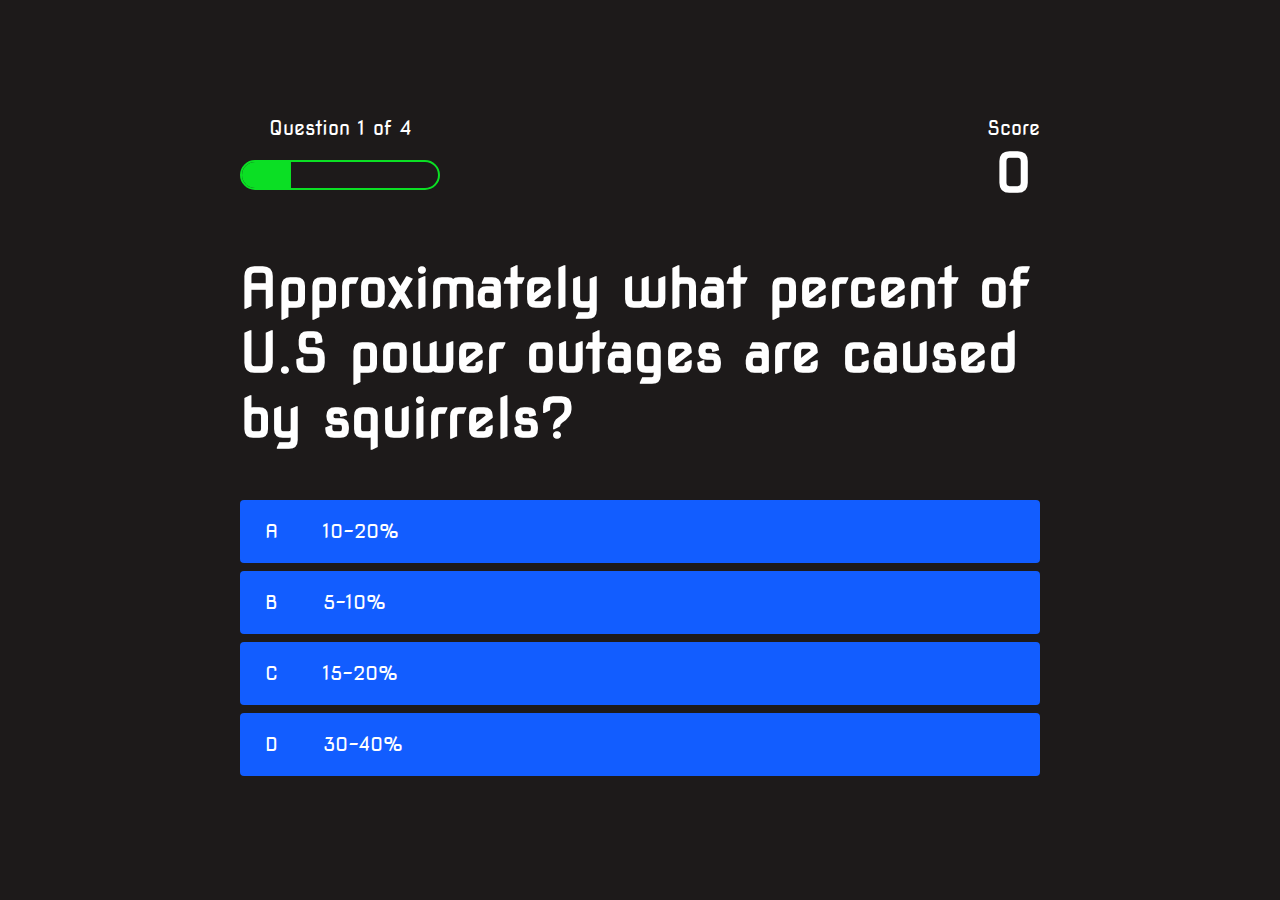
<file: game.html>
<!DOCTYPE html>
<html>
<head>
	<title>Quiz Page</title>
	<link rel="stylesheet" type="text/css" href="quiz_app.css">

	<link rel="stylesheet" type="text/css" href="game.css">
</head>
<body>

		<div class="container">
			<div id="game" class="justify-center flex-column">
				<div id="hud">
					<div class="hud-item">
						<p id="progressText" class="hud-prefix"> Question</p>
						<div id="progressBar">
							<div id="progressBarFull"></div>
						</div>
					</div>
					<div class="hud-item">
						<p class="hud-prefix">
							Score
						</p>
						<h1 class="hud-main-text" id="score">
							0
						</h1>

					</div>
				</div>
				<h1 id="question">What is the answer to this question</h1>
				<div class="choice-container">
					<p class="choice-prefix">A</p>
					<p class="choice-text" data-number="1">Choice 1</p>
				</div>
				<div class="choice-container">
					<p class="choice-prefix">B</p>
					<p class="choice-text" data-number="2">Choice 2</p>
				</div>
				<div class="choice-container">
					<p class="choice-prefix">C</p>
					<p class="choice-text" data-number="3">Choice 3</p>
				</div>
				<div class="choice-container">
					<p class="choice-prefix">D</p>
					<p class="choice-text" data-number="4">Choice 4</p>
				</div>
			</div>
		</div>

			<script type="text/javascript" src="game.js"></script>
</body>
</html>
</file>
<file: quiz_app.css>
@import url('https://fonts.googleapis.com/css2?family=Blaka&family=Nova+Square&display=swap');


:root {
	background-color: rgb(29,26,26);
}

*{
	box-sizing: border-box;
	margin:0;
	padding: 0; 
	font-size: 62.5% ;
	font-family: 'Nova Square', cursive ;
}

h1 {
	font-size: 5.4rem ;
	color: #fff ;
	margin-bottom: 5rem; 
}
h2 {
	font-size: 4.2rem ;
	margin-bottom: 4rem ;
}

.container{
	width: 100vw ;
	height: 100vh ;
	display: flex;
	justify-content: center;
	align-items: center;
	max-width: 80rem ;
	margin: 0 auto;
	padding: 2rem ;
}

.flex-column {
	display: flex;
	flex-direction: column;
}

.flex-center{
	justify-content: center ;
	align-items: center;
}
.justify-center{
	justify-content: center;
}
.text-center{
	text-align: center;
}
.hidden {
	display: none;
}
.btn {
	font-size: 2.4rem ; 
	padding: 2rem 0 ;
	width: 30rem ;
	text-align: center;
	margin-bottom: 1rem ;
	text-decoration: none;
	color: rgb(28,26,26);
	background: linear-gradient(90deg, rgb(18,92,255) 0%, rgb(0,102,255) 100%);
	border-radius: 4px ;
}

.btn:hover {
	cursor: pointer;
	box-shadow: 0 0.4rem 1.4rem 0 rgb(0,114,244,0.6) ;
	transition: transform 150ms ;
	transform: scale(1.03) ;
}

.btn[disabled]:hover {
	cursor: not-allowed;
	box-shadow: none; 
	transform: none; 
}

#highscore-btn{
	background: linear-gradient(90deg, rgb(255,247,9) 0%, rgb(240,221,6) 100%);
}
#highscore-btn:hover{
	box-shadow: 0 0.4rem 1.4rem 0 rgb(255,255,0,0.5) ;
}
.fa-crown{
	font-size: 2.5rem ;
	margin-left: 1rem ;
}

/*End Page CSS */
.end-form-container{
	width: 100% ;
	display: flex;
	flex-direction: column;
	align-items: center;
	max-width: 30rem ;
}

input {
	margin-bottom: 1rem ;
	width: 20rem ;
	padding: 1.5rem ;
	font-size: 1.8rem ;
	border: none; 
	box-shadow: 0 0.1rem 1.4rem 0 rgba(86,185,235,0.5) ;
}

input::placeholder {
	color: #aaa ;
}

#username{
	margin-bottom: 3rem ;
	width: 100% ;
	outline: none ;
}
#end-text {
	font-size: 2.4rem ;
	color: #fff;
	text-align: center;
}

#saveScoreBtn {
	border: none;
}
.fa-home{
	margin-left:  1rem ;
	font-size: 2rem;
	color: rgb(28,26,26);
}
</file>
<file: game.css>
body{
	color: #fff ;
}
.choice-container{
	display: flex;
	margin-bottom: 0.8rem; 
	width: 100% ;
	border-radius: 4px ;
	background: rgb(18,93,255); 
	font-size: 3rem ;
	min-width: 80rem ;

}
.choice-container:hover {
	cursor: pointer;
	box-shadow: 0 0.4rem 1.4rem 0 rgba(6,103,247,0.5) ;
	transform: scale(1.02);
	transform: transform 100ms ;
}
.choice-prefix {
	padding: 2rem 2.5rem ;
	color: white ;
}
.choice-text {
	padding: 2rem ;
	width: 100% ;
}
.correct {
	background: linear-gradient(32deg, rgba(11,223,36) 0%, rgb(41,232,111) 100%);
}
.incorrect {
	background: linear-gradient(32deg, rgba(230,29,29,1) 0%, rgb(244,11,11,1) 100%);
}

/*Heads up Display */
#hud {
	display: flex;
	justify-content: space-between;
}
.hud-prefix {
	text-align: center;
	font-size: 2rem ;
}
.hud-main-text {
	text-align: center;
}

#progressBar {
	width: 20rem ;
	height: 3rem ;
	border: 0.2rem solid rgb(11,223,36);
	margin-top: 2rem ;
	border-radius: 50px ;
	overflow: hidden; 
}
#progressBarFull {
	height: 100% ;
	background: rgb(11,223,36);
	width: 0% ;
}

@media screen and (max-width: 768px) {
	.choice-container{
		min-width: 40rem ;
	}
}
</file>
